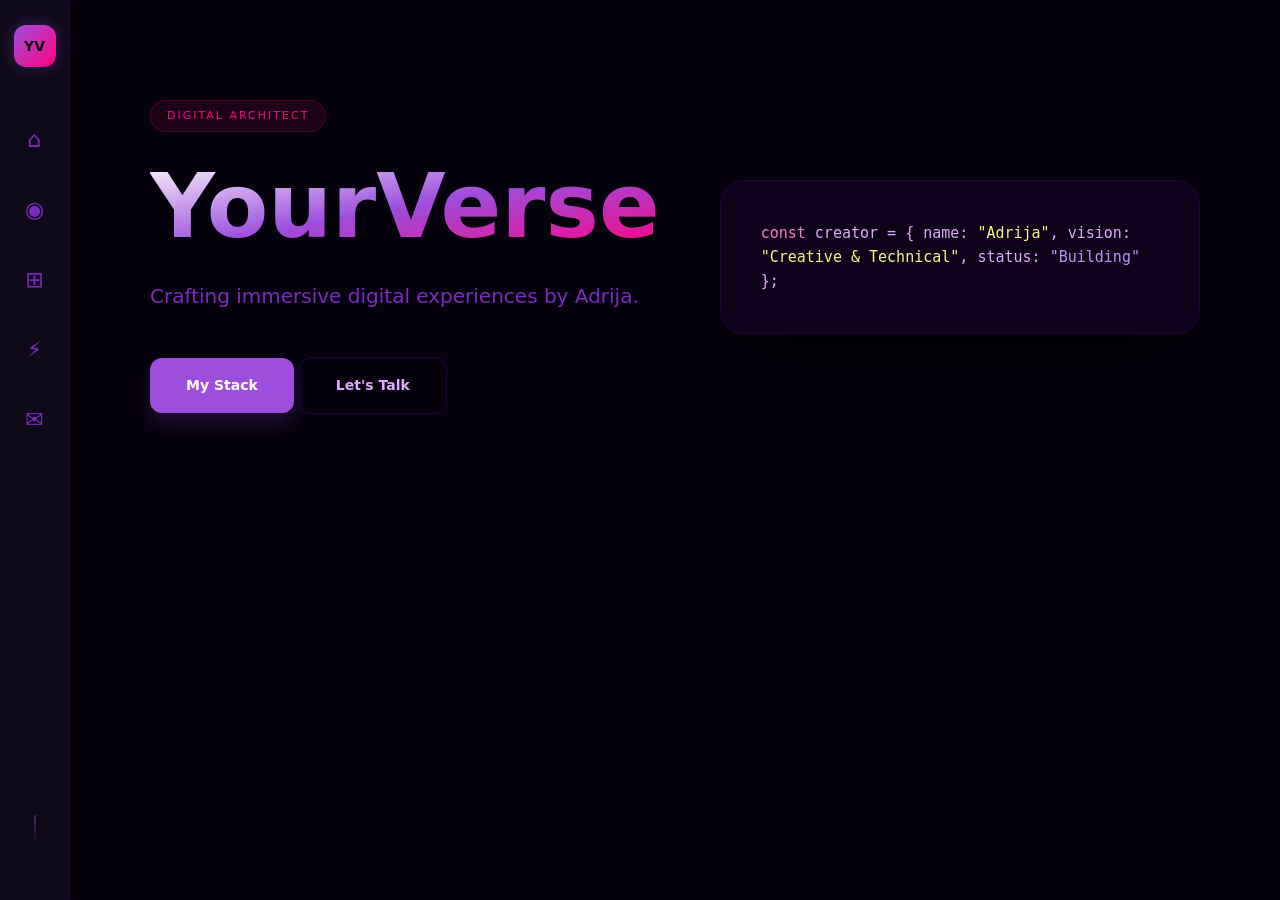
<file: index.html>
<!DOCTYPE html>
<html lang="en">
<head>
    <meta charset="UTF-8">
    <meta name="viewport" content="width=device-width, initial-scale=1.0">
    <title>YourVerse | Home</title>
    <link rel="stylesheet" href="style.css">
</head>
<body>
   <nav class="sidebar">
    <div class="sidebar-logo">YV</div>
    <ul class="sidebar-nav">
        <li><a href="index.html" title="Home">⌂</a></li>
        <li><a href="about.html" title="About">◉</a></li>
        <li><a href="projects.html" title="Projects">⊞</a></li>
        <li><a href="skills.html" title="Skills">⚡</a></li>
        <li><a href="contact.html" title="Contact">✉</a></li>
    </ul>
    <div class="sidebar-footer"></div> 
</nav>

    <main class="main-content">
        <section class="page-section">
            <div class="hero-content">
                <span class="hero-tag">Digital Architect</span>
                <h1 class="hero-title">YourVerse</h1>
                <p class="hero-subtitle">Crafting immersive digital experiences by Adrija.</p>
                <div class="hero-cta">
                    <a href="skills.html" class="btn btn-primary">My Stack</a>
                    <a href="contact.html" class="btn btn-outline">Let's Talk</a>
                </div>
            </div>
            <div class="hero-graphic">
                <div class="code-block">
                    <span class="code-line"><span class="code-keyword">const</span> creator = {</span>
                    <span class="code-line">  name: <span class="code-string">"Adrija"</span>,</span>
                    <span class="code-line">  vision: <span class="code-string">"Creative & Technical"</span>,</span>
                    <span class="code-line">  status: <span class="code-boolean">"Building"</span></span>
                    <span class="code-line">};</span>
                </div>
            </div>
        </section>
    </main>
</body>
</html>
</file>
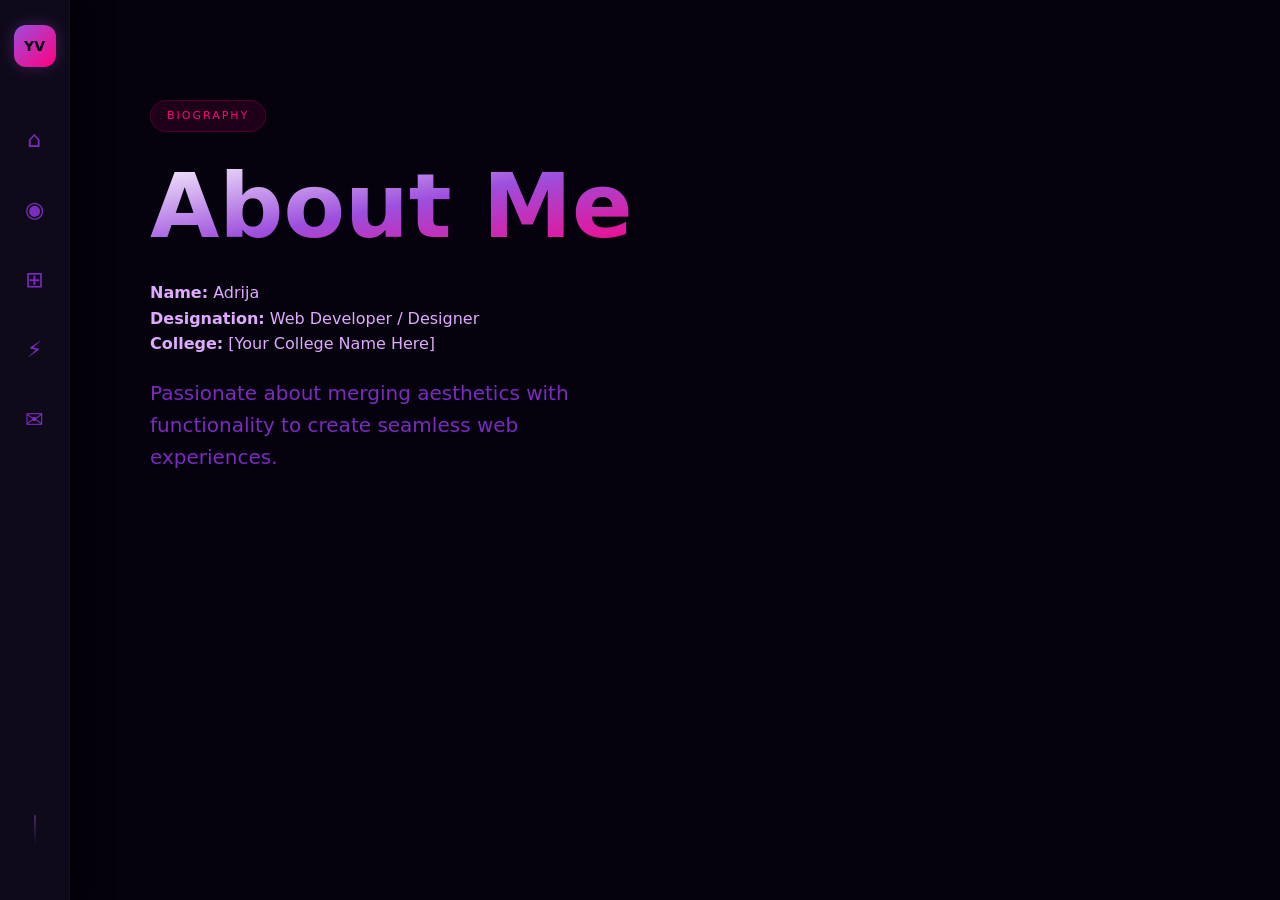
<file: about.html>
<!DOCTYPE html>
<html lang="en">
<head>
    <meta charset="UTF-8">
    <title>YourVerse | About</title>
    <link rel="stylesheet" href="style.css">
</head>
<body>
   <nav class="sidebar">
    <div class="sidebar-logo">YV</div>
    <ul class="sidebar-nav">
        <li><a href="index.html" title="Home">⌂</a></li>
        <li><a href="about.html" title="About">◉</a></li>
        <li><a href="projects.html" title="Projects">⊞</a></li>
        <li><a href="skills.html" title="Skills">⚡</a></li>
        <li><a href="contact.html" title="Contact">✉</a></li>
    </ul>
    <div class="sidebar-footer"></div> 
</nav>

    <main class="main-content">
        <section class="page-section">
            <div class="about-content">
                <span class="hero-tag">Biography</span>
                <h1 class="hero-title">About Me</h1>
                <div class="info-grid">
                    <div class="info-item"><strong>Name:</strong> Adrija</div>
                    <div class="info-item"><strong>Designation:</strong> Web Developer / Designer</div>
                    <div class="info-item"><strong>College:</strong> [Your College Name Here]</div>
                </div>
                <p class="hero-subtitle" style="margin-top: 20px;">
                    Passionate about merging aesthetics with functionality to create seamless web experiences.
                </p>
            </div>
        </section>
    </main>
</body>
</html>
</file>
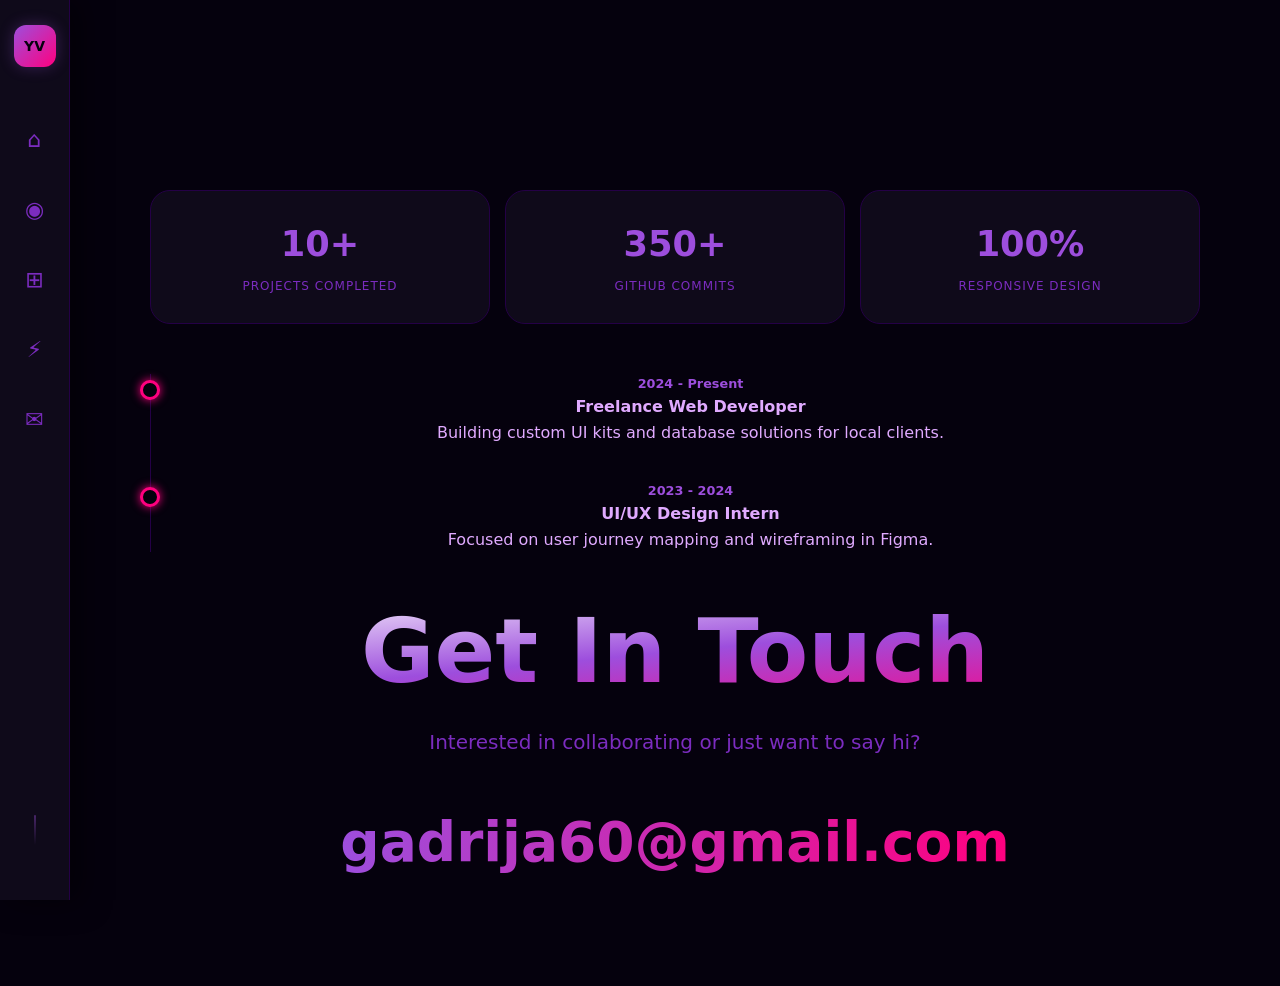
<file: contact.html>
<!DOCTYPE html>
<html lang="en">

<head>
    <meta charset="UTF-8">
    <title>YourVerse | Contact</title>
    <link rel="stylesheet" href="style.css">
</head>

<body>
 <nav class="sidebar">
    <div class="sidebar-logo">YV</div>
    <ul class="sidebar-nav">
        <li><a href="index.html" title="Home">⌂</a></li>
        <li><a href="about.html" title="About">◉</a></li>
        <li><a href="projects.html" title="Projects">⊞</a></li>
        <li><a href="skills.html" title="Skills">⚡</a></li>
        <li><a href="contact.html" title="Contact">✉</a></li>
    </ul>
    <div class="sidebar-footer"></div> 
</nav>
    <main class="main-content">
        <section class="page-section" style="text-align: center; display: block; padding-top: 150px;">
            <div class="resume-stats">
                <div class="stat-item">
                    <span class="stat-number">10+</span>
                    <span class="stat-label">Projects Completed</span>
                </div>
                <div class="stat-item">
                    <span class="stat-number">350+</span>
                    <span class="stat-label">GitHub Commits</span>
                </div>
                <div class="stat-item">
                    <span class="stat-number">100%</span>
                    <span class="stat-label">Responsive Design</span>
                </div>
            </div>

            <div class="timeline">
                <div class="timeline-item">
                    <div class="timeline-dot"></div>
                    <div class="timeline-date">2024 - Present</div>
                    <h4 class="timeline-title">Freelance Web Developer</h4>
                    <p class="timeline-desc">Building custom UI kits and database solutions for local clients.</p>
                </div>
                <div class="timeline-item">
                    <div class="timeline-dot"></div>
                    <div class="timeline-date">2023 - 2024</div>
                    <h4 class="timeline-title">UI/UX Design Intern</h4>
                    <p class="timeline-desc">Focused on user journey mapping and wireframing in Figma.</p>
                </div>
            </div>
            <h1 class="hero-title">Get In Touch</h1>
            <p class="hero-subtitle" style="margin: 0 auto 40px;">Interested in collaborating or just want to say hi?
            </p>
            <a href="mailto:gadrija60@gmail.com" class="contact-email">gadrija60@gmail.com</a>
        </section>
    </main>
</body>

</html>
</file>
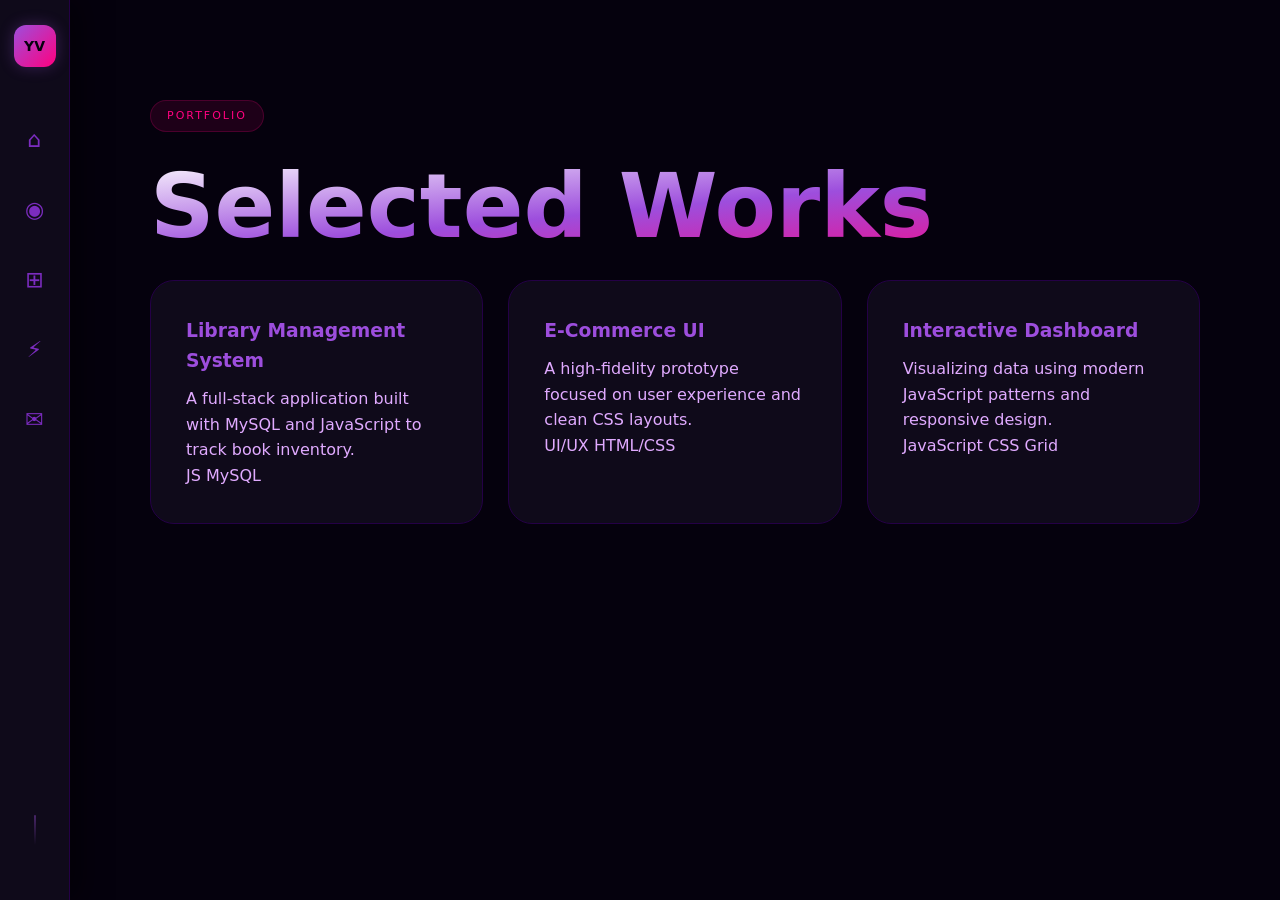
<file: projects.html>
<!DOCTYPE html>
<html lang="en">
<head>
    <meta charset="UTF-8">
    <title>YourVerse | Projects</title>
    <link rel="stylesheet" href="style.css">
</head>
<body>
   <nav class="sidebar">
    <div class="sidebar-logo">YV</div>
    <ul class="sidebar-nav">
        <li><a href="index.html" title="Home">⌂</a></li>
        <li><a href="about.html" title="About">◉</a></li>
        <li><a href="projects.html" title="Projects">⊞</a></li>
        <li><a href="skills.html" title="Skills">⚡</a></li>
        <li><a href="contact.html" title="Contact">✉</a></li>
    </ul>
    <div class="sidebar-footer"></div> 
</nav>

    <main class="main-content">
        <section class="page-section" style="display: block;">
            <span class="hero-tag">Portfolio</span>
            <h1 class="hero-title">Selected Works</h1>
            
            <div class="projects-grid">
                <div class="project-card">
                    <div class="project-info">
                        <h3>Library Management System</h3>
                        <p>A full-stack application built with MySQL and JavaScript to track book inventory.</p>
                        <div class="project-tags">
                            <span>JS</span> <span>MySQL</span>
                        </div>
                    </div>
                </div>

                <div class="project-card">
                    <div class="project-info">
                        <h3>E-Commerce UI</h3>
                        <p>A high-fidelity prototype focused on user experience and clean CSS layouts.</p>
                        <div class="project-tags">
                            <span>UI/UX</span> <span>HTML/CSS</span>
                        </div>
                    </div>
                </div>
                
                <div class="project-card">
                    <div class="project-info">
                        <h3>Interactive Dashboard</h3>
                        <p>Visualizing data using modern JavaScript patterns and responsive design.</p>
                        <div class="project-tags">
                            <span>JavaScript</span> <span>CSS Grid</span>
                        </div>
                    </div>
                </div>
            </div>
        </section>
    </main>
</body>
</html>
</file>
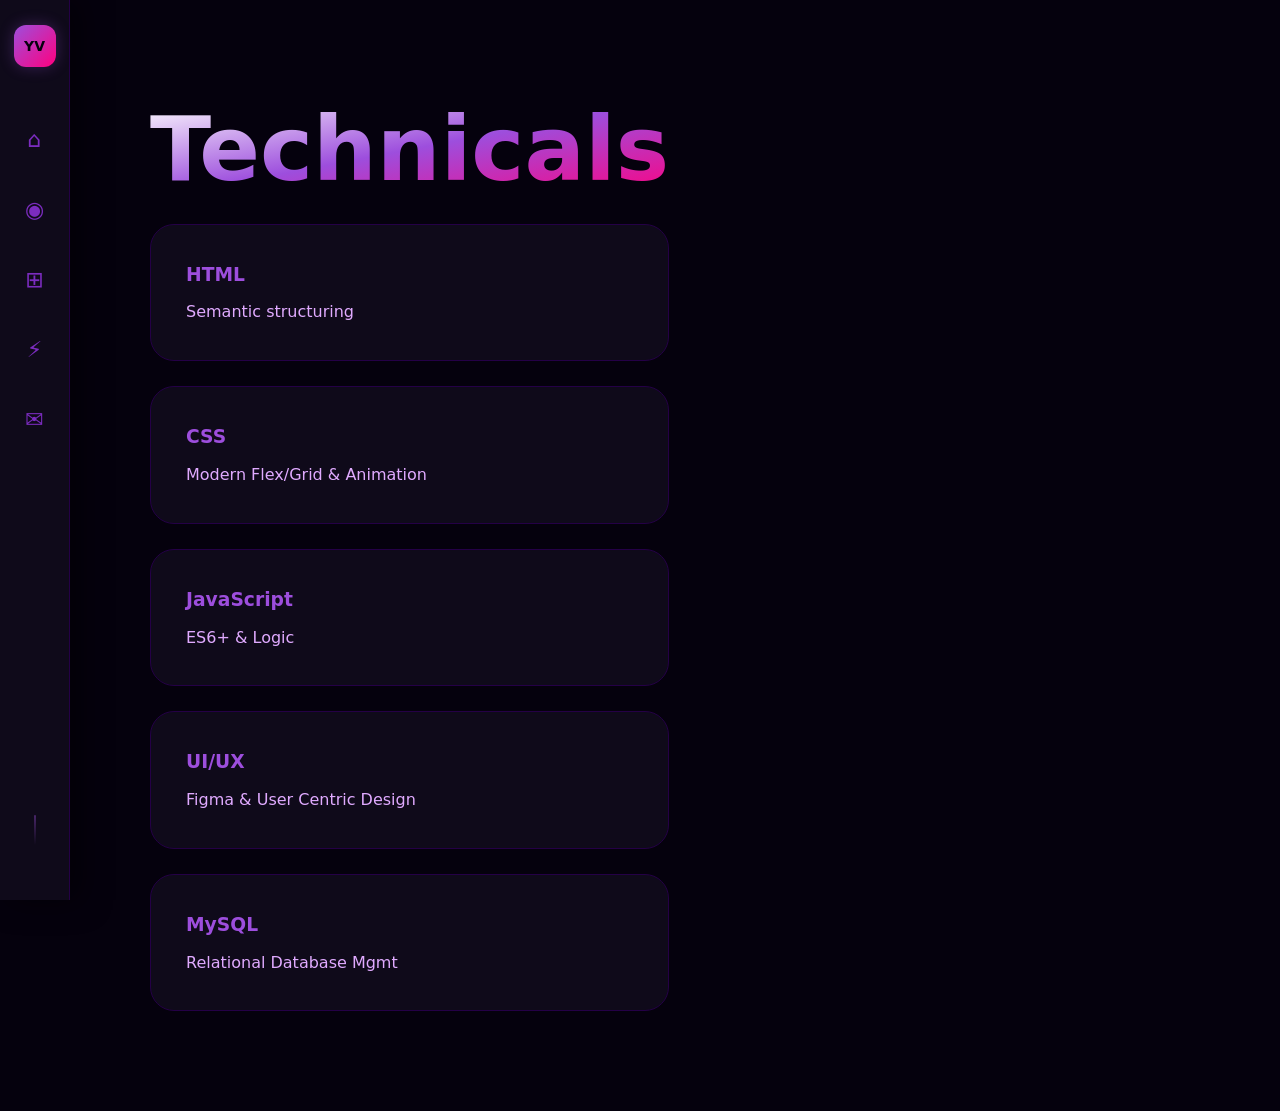
<file: skills.html>
<!DOCTYPE html>
<html lang="en">
<head>
    <meta charset="UTF-8">
    <title>YourVerse | Skills</title>
    <link rel="stylesheet" href="style.css">
</head>
<body>
  <nav class="sidebar">
    <div class="sidebar-logo">YV</div>
    <ul class="sidebar-nav">
        <li><a href="index.html" title="Home">⌂</a></li>
        <li><a href="about.html" title="About">◉</a></li>
        <li><a href="projects.html" title="Projects">⊞</a></li>
        <li><a href="skills.html" title="Skills">⚡</a></li>
        <li><a href="contact.html" title="Contact">✉</a></li>
    </ul>
    <div class="sidebar-footer"></div> 
</nav>

    <main class="main-content">
        <section class="page-section">
            <div style="width: 100%;">
                <h1 class="hero-title">Technicals</h1>
                <div class="skills-grid">
                    <div class="skill-card"><h3>HTML</h3><p>Semantic structuring</p></div>
                    <div class="skill-card"><h3>CSS</h3><p>Modern Flex/Grid & Animation</p></div>
                    <div class="skill-card"><h3>JavaScript</h3><p>ES6+ & Logic</p></div>
                    <div class="skill-card"><h3>UI/UX</h3><p>Figma & User Centric Design</p></div>
                    <div class="skill-card"><h3>MySQL</h3><p>Relational Database Mgmt</p></div>
                </div>
            </div>
        </section>
    </main>
</body>
</html>
</file>
<file: style.css>
/* --- Global Reset & Variables --- */
* {
    box-sizing: border-box;
    margin: 0;
    padding: 0;
}

:root {
    /* The Palette: Deep Midnight & Neon Glow */
    --bg-deep: #05010d;          /* Ultra Dark Purple-Black */
    --bg-surface: #0f0a1a;       /* Dark Violet Surface */
    --accent-primary: #9d4edd;   /* Vibrant Neon Purple */
    --accent-secondary: #ff007f; /* Warm Rose/Pink Highlight */
    --accent-glow: rgba(157, 78, 221, 0.3);
    
    /* Text Colors */
    --text-high: #e0aaff;        /* Soft Lavender-White */
    --text-low: #7b2cbf;         /* Muted Purple */
    --border: #240046;           /* Deep Purple Border */
    
    --transition: 0.4s cubic-bezier(0.23, 1, 0.32, 1);
}

body {
    font-family: 'Segoe UI', system-ui, -apple-system, sans-serif;
    background: var(--bg-deep);
    color: var(--text-high);
    line-height: 1.6;
    overflow-x: hidden;
}

/* --- Custom Scrollbar --- */
::-webkit-scrollbar {
    width: 8px;
}
::-webkit-scrollbar-track {
    background: var(--bg-deep);
}
::-webkit-scrollbar-thumb {
    background: var(--border);
    border-radius: 10px;
}
::-webkit-scrollbar-thumb:hover {
    background: var(--accent-primary);
}

/* --- Navigation Sidebar --- */
.sidebar {
    position: fixed;
    left: 0;
    top: 0;
    width: 70px;
    height: 100vh;
    background: var(--bg-surface);
    border-right: 1px solid var(--border);
    display: flex;
    flex-direction: column;
    align-items: center;
    padding: 25px 0;
    z-index: 100;
    box-shadow: 10px 0 30px rgba(0,0,0,0.5);
}

.sidebar-logo {
    width: 42px;
    height: 42px;
    background: linear-gradient(135deg, var(--accent-primary), var(--accent-secondary));
    color: var(--bg-deep);
    border-radius: 12px;
    display: flex;
    align-items: center;
    justify-content: center;
    font-weight: 800;
    font-size: 14px;
    box-shadow: 0 0 15px var(--accent-glow);
}

.sidebar-nav {
    list-style: none;
    margin-top: 50px;
    display: flex;
    flex-direction: column;
    gap: 25px;
    flex: 1; /* Pushes footer to the bottom */
}

.sidebar-nav a {
    display: flex;
    align-items: center;
    justify-content: center;
    width: 45px;
    height: 45px;
    color: var(--text-low);
    text-decoration: none;
    border-radius: 14px;
    transition: var(--transition);
    font-size: 22px;
}

.sidebar-nav a:hover, 
.sidebar-nav a.active {
    color: var(--accent-primary);
    background: rgba(157, 78, 221, 0.1);
}

.sidebar-footer {
    margin-top: auto;
    width: 2px;
    height: 30px;
    background: linear-gradient(to bottom, var(--accent-primary), transparent);
    border-radius: 2px;
    margin-bottom: 30px;
    opacity: 0.4;
}

/* --- Main Content Layout --- */
.main-content {
    margin-left: 70px;
    min-height: 100vh;
}

.page-section {
    display: grid;
    grid-template-columns: 1fr 1fr;
    align-items: center;
    padding: 100px 80px;
    gap: 60px;
    max-width: 1400px;
    margin: 0 auto;
    animation: slideUp 0.8s ease-out;
}

@keyframes slideUp {
    from { opacity: 0; transform: translateY(30px); }
    to { opacity: 1; transform: translateY(0); }
}

/* --- Hero & Typography --- */
.hero-tag {
    display: inline-block;
    color: var(--accent-secondary);
    background: rgba(255, 0, 127, 0.1);
    padding: 6px 16px;
    border-radius: 50px;
    font-size: 11px;
    text-transform: uppercase;
    letter-spacing: 2px;
    margin-bottom: 25px;
    border: 1px solid rgba(255, 0, 127, 0.2);
}

.hero-title {
    font-size: clamp(45px, 7vw, 90px);
    font-weight: 800;
    line-height: 1.1;
    margin-bottom: 25px;
    background: linear-gradient(to bottom right, #fff, var(--accent-primary), var(--accent-secondary));
    -webkit-background-clip: text;
    -webkit-text-fill-color: transparent;
}

.hero-subtitle {
    font-size: 1.25rem;
    color: var(--text-low);
    max-width: 500px;
    margin-bottom: 45px;
}

/* --- Interactive Buttons --- */
.btn {
    padding: 16px 36px;
    border-radius: 12px;
    text-decoration: none;
    font-size: 14px;
    font-weight: 600;
    transition: var(--transition);
    display: inline-block;
}

.btn-primary {
    background: var(--accent-primary);
    color: #fff;
    box-shadow: 0 10px 20px rgba(157, 78, 221, 0.2);
}

.btn-primary:hover {
    transform: translateY(-3px);
    background: var(--accent-secondary);
    box-shadow: 0 15px 30px rgba(255, 0, 127, 0.3);
}

.btn-outline {
    border: 1px solid var(--border);
    color: var(--text-high);
}

.btn-outline:hover {
    border-color: var(--accent-primary);
    color: var(--accent-primary);
    background: rgba(157, 78, 221, 0.05);
}

/* --- Code Block Visual --- */
.hero-graphic {
    display: flex;
    justify-content: flex-end;
    animation: floating 4s ease-in-out infinite;
}

@keyframes floating {
    0%, 100% { transform: translateY(0); }
    50% { transform: translateY(-15px); }
}

.code-block {
    background: #0d021a;
    border: 1px solid var(--border);
    padding: 40px;
    border-radius: 24px;
    font-family: 'Fira Code', monospace;
    font-size: 15px;
    box-shadow: 0 40px 80px rgba(0,0,0,0.5);
}

.code-keyword { color: #ff79c6; }
.code-string { color: #f1fa8c; }
.code-boolean { color: #bd93f9; }

/* --- Resume Elements (Stats & Timeline) --- */
.resume-stats {
    display: grid;
    grid-template-columns: repeat(3, 1fr);
    gap: 15px;
    margin: 40px 0;
    grid-column: 1 / -1;
}

.stat-item {
    background: var(--bg-surface);
    padding: 25px;
    border-radius: 20px;
    border: 1px solid var(--border);
    text-align: center;
    transition: var(--transition);
}

.stat-item:hover {
    border-color: var(--accent-secondary);
    transform: translateY(-5px);
}

.stat-number {
    display: block;
    font-size: 2.2rem;
    font-weight: 800;
    color: var(--accent-primary);
}

.stat-label {
    font-size: 0.75rem;
    color: var(--text-low);
    text-transform: uppercase;
    letter-spacing: 1px;
}

.timeline {
    margin: 50px 0;
    padding-left: 30px;
    border-left: 1px solid var(--border);
    grid-column: 1 / -1;
}

.timeline-item {
    position: relative;
    margin-bottom: 35px;
}

.timeline-dot {
    position: absolute;
    left: -41px;
    top: 6px;
    width: 20px;
    height: 20px;
    background: var(--bg-deep);
    border: 3px solid var(--accent-secondary);
    border-radius: 50%;
    box-shadow: 0 0 10px var(--accent-secondary);
}

.timeline-date {
    font-size: 0.8rem;
    color: var(--accent-primary);
    font-weight: 700;
}

/* --- Cards (Skills & Projects) --- */
.skills-grid, .projects-grid {
    grid-column: 1 / -1;
    display: grid;
    grid-template-columns: repeat(auto-fit, minmax(280px, 1fr));
    gap: 25px;
    width: 100%;
}

.skill-card, .project-card {
    background: var(--bg-surface);
    padding: 35px;
    border: 1px solid var(--border);
    border-radius: 24px;
    transition: var(--transition);
}

.skill-card:hover, .project-card:hover {
    border-color: var(--accent-secondary);
    transform: translateY(-8px);
    box-shadow: 0 20px 40px rgba(0,0,0,0.4);
}

.skill-card h3, .project-card h3 {
    color: var(--accent-primary);
    margin-bottom: 10px;
}

/* --- Contact Section --- */
.contact-email {
    font-size: clamp(28px, 6vw, 55px);
    background: linear-gradient(to right, var(--accent-primary), var(--accent-secondary));
    -webkit-background-clip: text;
    -webkit-text-fill-color: transparent;
    text-decoration: none;
    font-weight: 800;
}

/* --- Footer --- */
.footer {
    padding: 50px;
    text-align: center;
    border-top: 1px solid var(--border);
    color: var(--text-low);
    font-size: 12px;
    margin-top: auto;
}

/* --- Mobile Responsive --- */
@media (max-width: 1024px) {
    .page-section { grid-template-columns: 1fr; padding: 60px 40px; text-align: center; }
    .hero-graphic, .hero-subtitle { margin: 0 auto 40px; }
    .hero-cta { justify-content: center; }
    .resume-stats { grid-template-columns: 1fr; }
}

@media (max-width: 600px) {
    .sidebar { width: 100%; height: 65px; flex-direction: row; top: auto; bottom: 0; padding: 0 15px; border-right: none; border-top: 1px solid var(--border); }
    .sidebar-nav { flex-direction: row; margin: 0; justify-content: space-around; }
    .sidebar-logo, .sidebar-footer { display: none; }
    .main-content { margin-left: 0; margin-bottom: 65px; }
    .page-section { padding: 40px 20px; }
}
</file>
